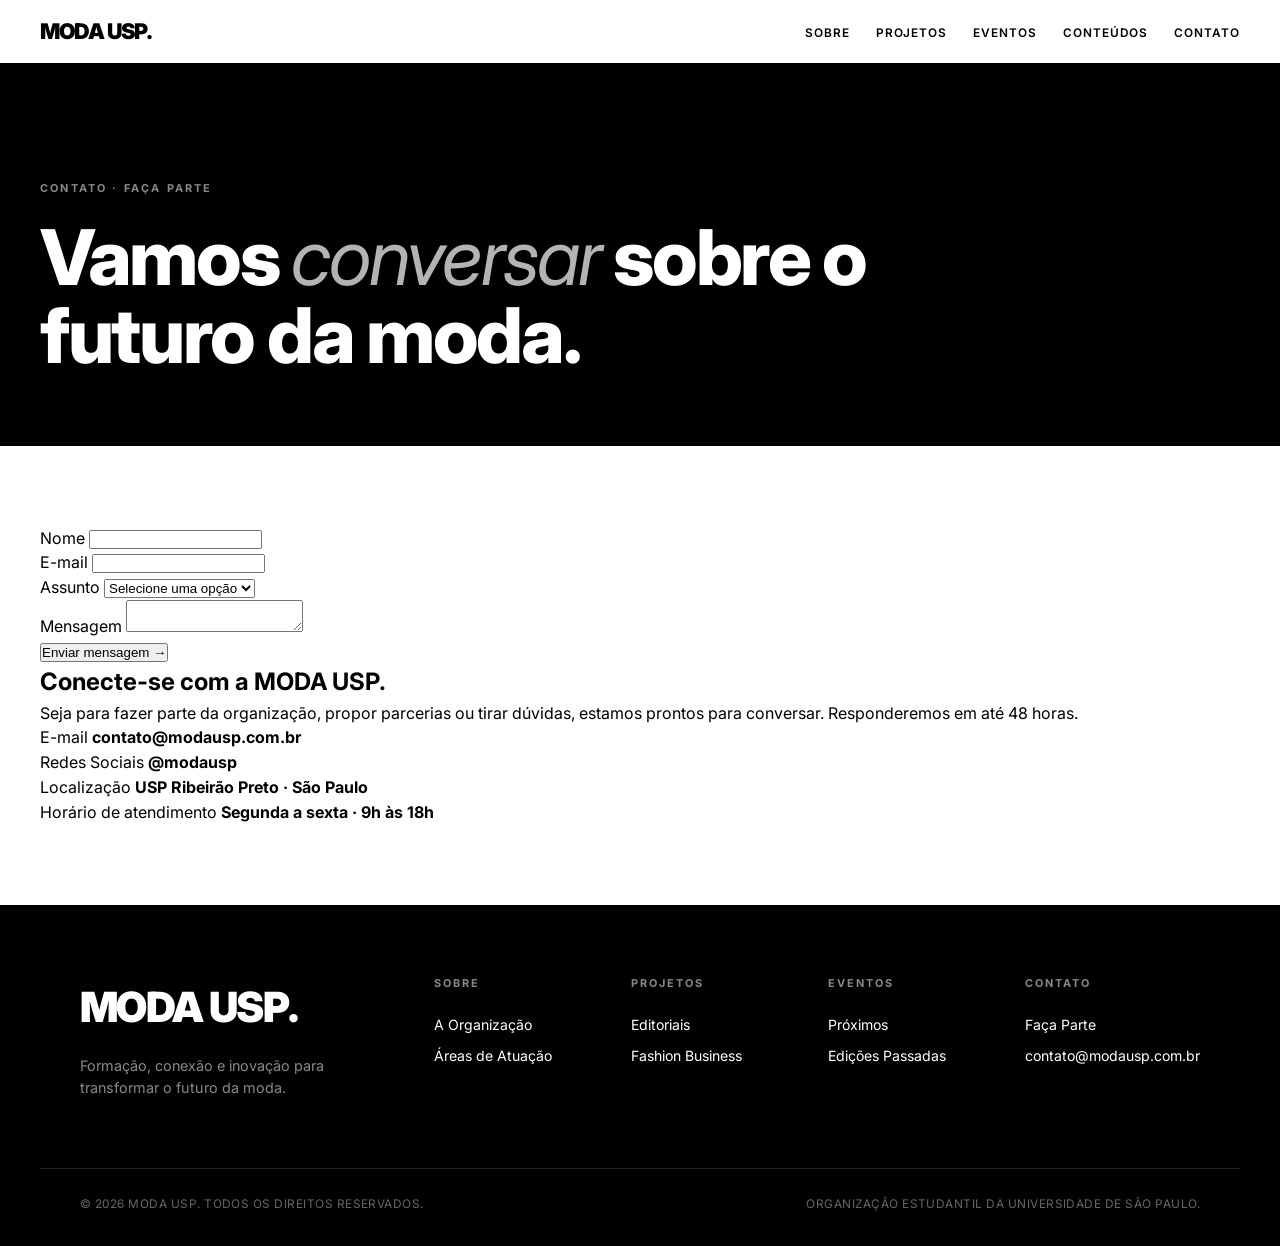
<file: contato.html.html>
<!DOCTYPE html>
<html lang="pt-BR">
<head>
    <meta charset="UTF-8">
    <meta name="viewport" content="width=device-width, initial-scale=1.0">
    <title>Contato | MODA USP</title>
    <meta name="description" content="Entre em contato com a MODA USP. Faça parte da organização estudantil de fashion business da USP.">
    <link rel="icon" type="image/png" href="favicon.png">
    <link rel="preconnect" href="https://fonts.googleapis.com">
    <link rel="preconnect" href="https://fonts.gstatic.com" crossorigin>
    <link href="https://fonts.googleapis.com/css2?family=Inter:wght@300;400;500;600&family=Playfair+Display:ital,wght@0,400;0,700;0,900;1,400&display=swap" rel="stylesheet">
    <link rel="stylesheet" href="style.css">
</head>
<body>

<header>
    <a href="index.html" class="logo">MODA USP.</a>
    <nav>
        <ul>
            <li><a href="sobre.html">Sobre</a></li>
            <li><a href="projetos.html">Projetos</a></li>
            <li><a href="eventos.html">Eventos</a></li>
            <li><a href="conteudos.html">Conteúdos</a></li>
            <li><a href="contato.html">Contato</a></li>
        </ul>
    </nav>
    <button class="menu-toggle" aria-label="Menu">
        <span></span><span></span><span></span>
    </button>
</header>

<div class="mobile-menu">
    <a href="index.html">Início</a>
    <a href="sobre.html">Sobre</a>
    <a href="projetos.html">Projetos</a>
    <a href="eventos.html">Eventos</a>
    <a href="conteudos.html">Conteúdos</a>
    <a href="contato.html">Contato</a>
</div>

<!-- HERO INTERNO -->
<section class="page-hero">
    <div class="container">
        <div class="label">Contato · Faça Parte</div>
        <h1>Vamos <em>conversar</em> sobre o futuro da moda.</h1>
    </div>
</section>

<!-- FORMULÁRIO -->
<section>
    <div class="container">
        <div class="contato-grid">
            <form action="https://formspree.io/f/SEU_CODIGO" method="POST">
                <div class="form-group">
                    <label for="nome">Nome</label>
                    <input type="text" id="nome" name="nome" required>
                </div>
                <div class="form-group">
                    <label for="email">E-mail</label>
                    <input type="email" id="email" name="email" required>
                </div>
                <div class="form-group">
                    <label for="assunto">Assunto</label>
                    <select id="assunto" name="assunto" required>
                        <option value="">Selecione uma opção</option>
                        <option value="faca-parte">Quero fazer parte</option>
                        <option value="parceria">Parceria</option>
                        <option value="imprensa">Imprensa</option>
                        <option value="outro">Outro</option>
                    </select>
                </div>
                <div class="form-group">
                    <label for="mensagem">Mensagem</label>
                    <textarea id="mensagem" name="mensagem" required></textarea>
                </div>
                <button type="submit" class="btn-submit">Enviar mensagem →</button>
            </form>
            
            <div class="info-side">
                <h2>Conecte-se com a MODA USP.</h2>
                <p>Seja para fazer parte da organização, propor parcerias ou tirar dúvidas, estamos prontos para conversar. Responderemos em até 48 horas.</p>
                
                <div class="info-block">
                    <span>E-mail</span>
                    <strong><a href="mailto:contato@modausp.com.br">contato@modausp.com.br</a></strong>
                </div>
                <div class="info-block">
                    <span>Redes Sociais</span>
                    <strong><a href="https://instagram.com/modausp" target="_blank">@modausp</a></strong>
                </div>
                <div class="info-block">
                    <span>Localização</span>
                    <strong>USP Ribeirão Preto · São Paulo</strong>
                </div>
                <div class="info-block">
                    <span>Horário de atendimento</span>
                    <strong>Segunda a sexta · 9h às 18h</strong>
                </div>
            </div>
        </div>
    </div>
</section>

<!-- FOOTER -->
<footer>
    <div class="container">
        <div class="footer-grid">
            <div class="footer-brand">
                <h3>MODA USP.</h3>
                <p>Formação, conexão e inovação para transformar o futuro da moda.</p>
            </div>
            <div class="footer-col">
                <h4><a href="sobre.html">Sobre</a></h4>
                <ul>
                    <li><a href="sobre.html">A Organização</a></li>
                    <li><a href="sobre.html#areas">Áreas de Atuação</a></li>
                </ul>
            </div>
            <div class="footer-col">
                <h4><a href="projetos.html">Projetos</a></h4>
                <ul>
                    <li><a href="projetos.html">Editoriais</a></li>
                    <li><a href="projetos.html">Fashion Business</a></li>
                </ul>
            </div>
            <div class="footer-col">
                <h4><a href="eventos.html">Eventos</a></h4>
                <ul>
                    <li><a href="eventos.html">Próximos</a></li>
                    <li><a href="eventos.html">Edições Passadas</a></li>
                </ul>
            </div>
            <div class="footer-col">
                <h4><a href="contato.html">Contato</a></h4>
                <ul>
                    <li><a href="contato.html">Faça Parte</a></li>
                    <li><a href="mailto:contato@modausp.com.br">contato@modausp.com.br</a></li>
                </ul>
            </div>
        </div>
        <div class="footer-bottom">
            <span>© 2026 MODA USP. Todos os direitos reservados.</span>
            <span>Organização estudantil da Universidade de São Paulo.</span>
        </div>
    </div>
</footer>

<script src="script.js"></script>
</body>
</html>
</file>
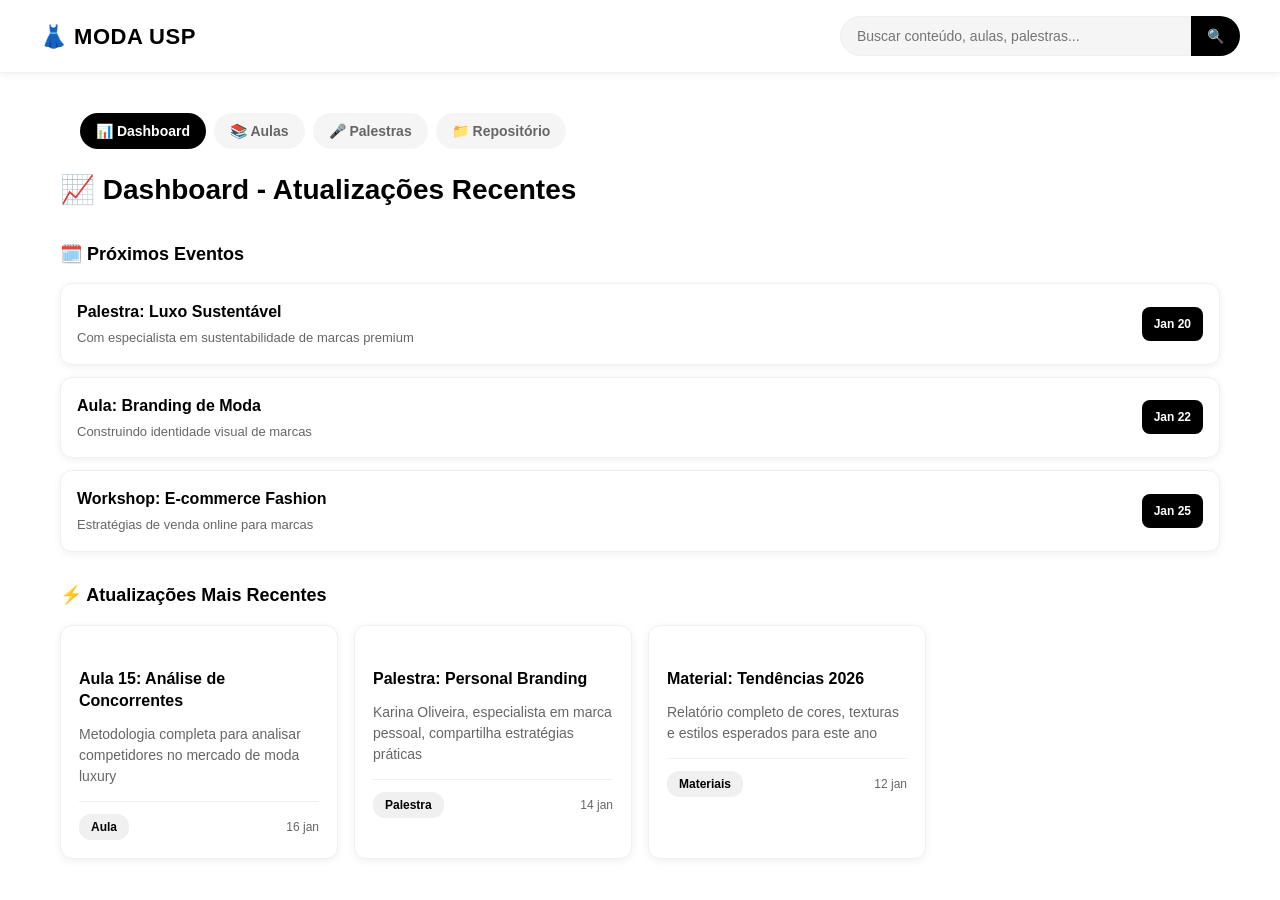
<file: MODA USP Portal.html>
<!DOCTYPE html>
<html lang="pt-BR">
<head>
    <meta charset="UTF-8">
    <meta name="viewport" content="width=device-width, initial-scale=1.0">
    <title>MODA USP - Portal de Conteúdo</title>
    <style>
        :root {
            --color-primary: #000000;
            --color-bg: #ffffff;
            --color-surface: #ffffff;
            --color-text: #000000;
            --color-text-light: #666666;
            --color-border: #f0f0f0;
            --shadow: 0 2px 8px rgba(0,0,0,0.06);
            --shadow-hover: 0 4px 16px rgba(0,0,0,0.1);
        }

        @import url('https://fonts.googleapis.com/css2?family=Anton&display=swap');

        * {
            margin: 0;
            padding: 0;
            box-sizing: border-box;
        }

        body {
            font-family: -apple-system, BlinkMacSystemFont, 'Segoe UI', 'Roboto', sans-serif;
            background-color: var(--color-bg);
            color: var(--color-text);
            line-height: 1.5;
        }

        /* Header */
        header {
            background: #ffffff;
            border-bottom: 1px solid var(--color-border);
            padding: 16px 20px;
            position: sticky;
            top: 0;
            z-index: 100;
            box-shadow: var(--shadow);
        }

        .header-container {
            max-width: 1200px;
            margin: 0 auto;
            display: flex;
            justify-content: space-between;
            align-items: center;
            gap: 20px;
        }

        .logo {
            font-size: 22px;
            font-weight: bold;
            letter-spacing: 0.5px;
            white-space: nowrap;
        }

        .search-bar {
            flex: 1;
            max-width: 400px;
            display: flex;
            height: 40px;
        }

        .search-bar input {
            flex: 1;
            padding: 10px 16px;
            border: 1px solid var(--color-border);
            border-radius: 20px 0 0 20px;
            background-color: #f5f5f5;
            font-size: 14px;
        }

        .search-bar input:focus {
            outline: none;
            background-color: #efefef;
        }

        .search-bar button {
            padding: 10px 16px;
            background-color: #000000;
            border: none;
            cursor: pointer;
            border-radius: 0 20px 20px 0;
            font-weight: bold;
            color: #ffffff;
            font-size: 14px;
        }

        .search-bar button:hover {
            background-color: #1a1a1a;
        }

        /* Navigation Tabs */
        .nav-tabs {
            display: flex;
            gap: 8px;
            justify-content: flex-start;
            margin: 20px auto;
            max-width: 1200px;
            padding: 0 20px;
            flex-wrap: wrap;
        }

        .nav-button {
            padding: 10px 16px;
            background-color: #f5f5f5;
            border: none;
            border-radius: 20px;
            cursor: pointer;
            font-size: 14px;
            font-weight: 600;
            transition: all 0.2s ease;
            color: var(--color-text-light);
        }

        .nav-button:hover {
            background-color: #efefef;
        }

        .nav-button.active {
            background-color: #000000;
            color: white;
        }

        /* Main Container */
        .container {
            max-width: 1200px;
            margin: 0 auto;
            padding: 20px;
        }

        /* Sections */
        .section {
            display: none;
        }

        .section.active {
            display: block;
        }

        .section h2 {
            font-size: 28px;
            font-family: 'Anton', sans-serif;
            margin-bottom: 24px;
            color: var(--color-text);
            font-weight: bold;
        }

        .section h3 {
            font-size: 18px;
            font-family: 'Anton', sans-serif;
            margin-top: 24px;
            margin-bottom: 16px;
            color: var(--color-text);
        }

        /* Cards */
        .card-grid {
            display: grid;
            grid-template-columns: repeat(auto-fill, minmax(260px, 1fr));
            gap: 16px;
            margin: 16px 0;
        }

        .card {
            background-color: var(--color-surface);
            border-radius: 12px;
            padding: 18px;
            box-shadow: var(--shadow);
            transition: transform 0.2s ease, box-shadow 0.2s ease;
            border: 1px solid var(--color-border);
            cursor: pointer;
        }

        .card:hover {
            transform: translateY(-3px);
            box-shadow: var(--shadow-hover);
        }

        .card h3 {
            color: #000000;
            margin-bottom: 12px;
            font-size: 16px;
            font-family: 'Anton', sans-serif;
            line-height: 1.4;
        }

        .card p {
            color: var(--color-text-light);
            font-size: 14px;
            margin-bottom: 12px;
            line-height: 1.5;
        }

        .card-meta {
            display: flex;
            justify-content: space-between;
            align-items: center;
            font-size: 12px;
            color: var(--color-text-light);
            margin-top: 14px;
            padding-top: 12px;
            border-top: 1px solid var(--color-border);
        }

        .badge {
            display: inline-block;
            padding: 4px 12px;
            border-radius: 12px;
            font-size: 12px;
            font-weight: 600;
            background-color: #f0f0f0;
            color: #000000;
        }

        .btn {
            display: inline-block;
            padding: 10px 18px;
            background-color: #000000;
            color: white;
            text-decoration: none;
            border-radius: 12px;
            cursor: pointer;
            font-weight: 600;
            transition: background-color 0.2s ease;
            border: none;
            font-size: 14px;
        }

        .btn:hover {
            background-color: #1a1a1a;
        }

        .btn-secondary {
            background-color: #f5f5f5;
            color: #000000;
            border: none;
        }

        .btn-secondary:hover {
            background-color: #efefef;
        }

        /* Filter */
        .filter-container {
            display: flex;
            gap: 8px;
            margin-bottom: 16px;
            flex-wrap: wrap;
        }

        .filter-btn {
            padding: 8px 14px;
            border: 1px solid var(--color-border);
            background-color: white;
            border-radius: 12px;
            cursor: pointer;
            font-size: 13px;
            transition: all 0.2s ease;
            font-weight: 500;
        }

        .filter-btn:hover {
            background-color: #f5f5f5;
        }

        .filter-btn.active {
            background-color: #000000;
            color: white;
            border-color: #000000;
        }

        /* Upcoming Events */
        .event-item {
            background-color: var(--color-surface);
            border: 1px solid var(--color-border);
            padding: 16px;
            margin-bottom: 12px;
            border-radius: 12px;
            display: flex;
            justify-content: space-between;
            align-items: center;
            box-shadow: var(--shadow);
            transition: box-shadow 0.2s ease;
        }

        .event-item:hover {
            box-shadow: var(--shadow-hover);
        }

        .event-info h4 {
            color: #000000;
            margin-bottom: 4px;
            font-family: 'Anton', sans-serif;
            font-size: 16px;
        }

        .event-info p {
            color: var(--color-text-light);
            font-size: 13px;
        }

        .event-date {
            background-color: #000000;
            color: white;
            padding: 8px 12px;
            border-radius: 8px;
            font-weight: 600;
            font-size: 12px;
            white-space: nowrap;
        }

        /* Repository Structure */
        .repo-category {
            background-color: var(--color-surface);
            border-radius: 12px;
            padding: 20px;
            margin-bottom: 16px;
            border: 1px solid var(--color-border);
            box-shadow: var(--shadow);
        }

        .repo-category h3 {
            color: #000000;
            margin-bottom: 16px;
            display: flex;
            align-items: center;
            gap: 8px;
            font-size: 16px;
            font-family: 'Anton', sans-serif;
            margin-top: 0;
        }

        .repo-item {
            display: flex;
            justify-content: space-between;
            align-items: center;
            padding: 14px;
            background-color: #f9f9f9;
            margin-bottom: 8px;
            border-radius: 8px;
            border: 1px solid var(--color-border);
            transition: background-color 0.2s ease;
        }

        .repo-item:hover {
            background-color: #f0f0f0;
        }

        .repo-item-info {
            flex: 1;
        }

        .repo-item-info p {
            margin: 0;
            font-size: 14px;
        }

        .repo-item-name {
            color: var(--color-text);
            font-weight: 600;
            margin-bottom: 2px;
        }

        .repo-item-date {
            color: var(--color-text-light);
            font-size: 12px;
        }

        .repo-item-size {
            color: var(--color-text-light);
            font-size: 12px;
            margin-right: 16px;
        }

        /* Responsive */
        @media (max-width: 768px) {
            .header-container {
                flex-direction: column;
                gap: 12px;
            }

            .search-bar {
                max-width: 100%;
                margin: 0;
            }

            .card-grid {
                grid-template-columns: 1fr;
                gap: 12px;
            }

            .nav-tabs {
                gap: 6px;
                padding: 0 12px;
            }

            .nav-button {
                padding: 8px 14px;
                font-size: 13px;
            }

            .event-item {
                flex-direction: column;
                align-items: flex-start;
                gap: 10px;
            }

            .event-date {
                align-self: flex-start;
            }

            .section h2 {
                font-size: 24px;
            }

            .container {
                padding: 12px;
            }
        }
    </style>
</head>
<body>
    <!-- Header -->
    <header>
        <div class="header-container">
            <div class="logo">👗 MODA USP</div>
            <div class="search-bar">
                <input type="text" id="searchInput" placeholder="Buscar conteúdo, aulas, palestras...">
                <button onclick="performSearch()">🔍</button>
            </div>
        </div>
    </header>

    <!-- Navigation -->
    <div class="container">
        <div class="nav-tabs">
            <button class="nav-button active" onclick="switchTab('dashboard')">📊 Dashboard</button>
            <button class="nav-button" onclick="switchTab('classes')">📚 Aulas</button>
            <button class="nav-button" onclick="switchTab('lectures')">🎤 Palestras</button>
            <button class="nav-button" onclick="switchTab('repository')">📁 Repositório</button>
        </div>

        <!-- DASHBOARD Section -->
        <section id="dashboard" class="section active">
            <h2 style="color: var(--color-primary); margin-bottom: 30px;">📈 Dashboard - Atualizações Recentes</h2>

            <h3 style="color: var(--color-primary); margin-top: 30px; margin-bottom: 15px;">🗓️ Próximos Eventos</h3>
            <div id="upcomingEvents">
                <div class="event-item">
                    <div class="event-info">
                        <h4>Palestra: Luxo Sustentável</h4>
                        <p>Com especialista em sustentabilidade de marcas premium</p>
                    </div>
                    <div class="event-date">Jan 20</div>
                </div>
                <div class="event-item">
                    <div class="event-info">
                        <h4>Aula: Branding de Moda</h4>
                        <p>Construindo identidade visual de marcas</p>
                    </div>
                    <div class="event-date">Jan 22</div>
                </div>
                <div class="event-item">
                    <div class="event-info">
                        <h4>Workshop: E-commerce Fashion</h4>
                        <p>Estratégias de venda online para marcas</p>
                    </div>
                    <div class="event-date">Jan 25</div>
                </div>
            </div>

            <h3 style="color: var(--color-primary); margin-top: 30px; margin-bottom: 15px;">⚡ Atualizações Mais Recentes</h3>
            <div class="card-grid">
                <div class="card">
                    <h3>Aula 15: Análise de Concorrentes</h3>
                    <p>Metodologia completa para analisar competidores no mercado de moda luxury</p>
                    <div class="card-meta">
                        <span class="badge">Aula</span>
                        <span>16 jan</span>
                    </div>
                </div>
                <div class="card">
                    <h3>Palestra: Personal Branding</h3>
                    <p>Karina Oliveira, especialista em marca pessoal, compartilha estratégias práticas</p>
                    <div class="card-meta">
                        <span class="badge">Palestra</span>
                        <span>14 jan</span>
                    </div>
                </div>
                <div class="card">
                    <h3>Material: Tendências 2026</h3>
                    <p>Relatório completo de cores, texturas e estilos esperados para este ano</p>
                    <div class="card-meta">
                        <span class="badge">Materiais</span>
                        <span>12 jan</span>
                    </div>
                </div>
            </div>
        </section>

        <!-- CLASSES Section -->
        <section id="classes" class="section">
            <h2 style="color: var(--color-primary); margin-bottom: 20px;">📚 Aulas</h2>
            <div class="filter-container">
                <button class="filter-btn active" onclick="filterContent('aulas', 'all')">Todas</button>
                <button class="filter-btn" onclick="filterContent('aulas', 'modulo1')">Módulo 1</button>
                <button class="filter-btn" onclick="filterContent('aulas', 'modulo2')">Módulo 2</button>
                <button class="filter-btn" onclick="filterContent('aulas', 'modulo3')">Módulo 3</button>
            </div>

            <div class="card-grid">
                <div class="card" data-category="aulas">
                    <h3>Aula 1: Introdução ao Fashion Business</h3>
                    <p>Conceitos fundamentais do negócio de moda, mercado global e oportunidades</p>
                    <div class="card-meta">
                        <span class="badge">Módulo 1</span>
                        <span>Video + PDF</span>
                    </div>
                    <button class="btn" style="margin-top: 10px;">Acessar</button>
                </div>
                <div class="card" data-category="aulas">
                    <h3>Aula 5: Gestão de Marca de Luxo</h3>
                    <p>Estratégias exclusivas para posicionar e gerir marcas premium no mercado</p>
                    <div class="card-meta">
                        <span class="badge">Módulo 2</span>
                        <span>Video + Slides</span>
                    </div>
                    <button class="btn" style="margin-top: 10px;">Acessar</button>
                </div>
                <div class="card" data-category="aulas">
                    <h3>Aula 10: Análise Financeira de Coleções</h3>
                    <p>Como analisar viabilidade financeira e ROI de coleções de moda</p>
                    <div class="card-meta">
                        <span class="badge">Módulo 2</span>
                        <span>Video + Excel</span>
                    </div>
                    <button class="btn" style="margin-top: 10px;">Acessar</button>
                </div>
                <div class="card" data-category="aulas">
                    <h3>Aula 15: Tendências de Mercado</h3>
                    <p>Análise de tendências globais e como antecipar demanda do consumidor</p>
                    <div class="card-meta">
                        <span class="badge">Módulo 3</span>
                        <span>Video + Relatório</span>
                    </div>
                    <button class="btn" style="margin-top: 10px;">Acessar</button>
                </div>
            </div>
        </section>

        <!-- LECTURES Section -->
        <section id="lectures" class="section">
            <h2 style="color: var(--color-primary); margin-bottom: 20px;">🎤 Palestras</h2>
            <div class="filter-container">
                <button class="filter-btn active" onclick="filterContent('palestras', 'all')">Todas</button>
                <button class="filter-btn" onclick="filterContent('palestras', 'expert')">Especialistas</button>
                <button class="filter-btn" onclick="filterContent('palestras', 'alumni')">Alumni</button>
                <button class="filter-btn" onclick="filterContent('palestras', 'industry')">Indústria</button>
            </div>

            <div class="card-grid">
                <div class="card" data-category="palestras">
                    <h3>Chanel na Atualidade</h3>
                    <p>Marina Rossi, especialista em luxury brands, discute evolução da Chanel</p>
                    <div class="card-meta">
                        <span class="badge">Especialista</span>
                        <span>Dez 2025</span>
                    </div>
                    <button class="btn" style="margin-top: 10px;">Assistir</button>
                </div>
                <div class="card" data-category="palestras">
                    <h3>Jornada Empreendedora em Moda</h3>
                    <p>Rafael Mendes, founder de marca de moda sustentável, conta sua história</p>
                    <div class="card-meta">
                        <span class="badge">Alumni</span>
                        <span>Nov 2025</span>
                    </div>
                    <button class="btn" style="margin-top: 10px;">Assistir</button>
                </div>
                <div class="card" data-category="palestras">
                    <h3>Varejo de Moda Pós-Pandemia</h3>
                    <p>Diretora executiva de grande varejista discute nova realidade do varejo</p>
                    <div class="card-meta">
                        <span class="badge">Indústria</span>
                        <span>Out 2025</span>
                    </div>
                    <button class="btn" style="margin-top: 10px;">Assistir</button>
                </div>
                <div class="card" data-category="palestras">
                    <h3>Marketing Digital para Moda</h3>
                    <p>Estratégias de social media e influencer marketing no fashion business</p>
                    <div class="card-meta">
                        <span class="badge">Especialista</span>
                        <span>Set 2025</span>
                    </div>
                    <button class="btn" style="margin-top: 10px;">Assistir</button>
                </div>
            </div>
        </section>

        <!-- REPOSITORY Section -->
        <section id="repository" class="section">
            <h2 style="color: var(--color-primary); margin-bottom: 20px;">📁 Repositório de Conteúdos</h2>

            <div class="repo-category">
                <h3>📊 Apresentações e Slides</h3>
                <div class="repo-item">
                    <div class="repo-item-info">
                        <p class="repo-item-name">Análise de Coleções Luxury 2024</p>
                        <p class="repo-item-date">Atualizado: 10 jan 2026</p>
                    </div>
                    <span class="repo-item-size">8.3 MB</span>
                    <button class="btn btn-secondary">↓</button>
                </div>
                <div class="repo-item">
                    <div class="repo-item-info">
                        <p class="repo-item-name">Tendências Globais de Moda 2026</p>
                        <p class="repo-item-date">Atualizado: 5 jan 2026</p>
                    </div>
                    <span class="repo-item-size">12.1 MB</span>
                    <button class="btn btn-secondary">↓</button>
                </div>
            </div>

            <div class="repo-category">
                <h3>📄 Materiais em PDF</h3>
                <div class="repo-item">
                    <div class="repo-item-info">
                        <p class="repo-item-name">Guia Completo de Fashion Business</p>
                        <p class="repo-item-date">Atualizado: 1 jan 2026</p>
                    </div>
                    <span class="repo-item-size">4.2 MB</span>
                    <button class="btn btn-secondary">↓</button>
                </div>
                <div class="repo-item">
                    <div class="repo-item-info">
                        <p class="repo-item-name">Análise de Mercado Luxury 2025</p>
                        <p class="repo-item-date">Atualizado: 28 dez 2025</p>
                    </div>
                    <span class="repo-item-size">6.8 MB</span>
                    <button class="btn btn-secondary">↓</button>
                </div>
                <div class="repo-item">
                    <div class="repo-item-info">
                        <p class="repo-item-name">Estudo de Caso: Chanel vs Hermès</p>
                        <p class="repo-item-date">Atualizado: 20 dez 2025</p>
                    </div>
                    <span class="repo-item-size">3.5 MB</span>
                    <button class="btn btn-secondary">↓</button>
                </div>
            </div>

            <div class="repo-category">
                <h3>🎥 Vídeos e Gravações</h3>
                <div class="repo-item">
                    <div class="repo-item-info">
                        <p class="repo-item-name">Gravação Palestra: Personal Branding</p>
                        <p class="repo-item-date">Atualizado: 14 jan 2026</p>
                    </div>
                    <span class="repo-item-size">157 MB</span>
                    <button class="btn btn-secondary">▶</button>
                </div>
                <div class="repo-item">
                    <div class="repo-item-info">
                        <p class="repo-item-name">Aula 10: Análise Financeira</p>
                        <p class="repo-item-date">Atualizado: 8 jan 2026</p>
                    </div>
                    <span class="repo-item-size">243 MB</span>
                    <button class="btn btn-secondary">▶</button>
                </div>
                <div class="repo-item">
                    <div class="repo-item-info">
                        <p class="repo-item-name">Workshop: E-commerce Strategies</p>
                        <p class="repo-item-date">Atualizado: 2 jan 2026</p>
                    </div>
                    <span class="repo-item-size">189 MB</span>
                    <button class="btn btn-secondary">▶</button>
                </div>
            </div>

            <div class="repo-category">
                <h3>📋 Documentos e Recursos</h3>
                <div class="repo-item">
                    <div class="repo-item-info">
                        <p class="repo-item-name">Templates: Business Plan para Marca</p>
                        <p class="repo-item-date">Atualizado: 15 dez 2025</p>
                    </div>
                    <span class="repo-item-size">1.2 MB</span>
                    <button class="btn btn-secondary">↓</button>
                </div>
                <div class="repo-item">
                    <div class="repo-item-info">
                        <p class="repo-item-name">Lista de Referências Bibliográficas</p>
                        <p class="repo-item-date">Atualizado: 10 dez 2025</p>
                    </div>
                    <span class="repo-item-size">0.8 MB</span>
                    <button class="btn btn-secondary">↓</button>
                </div>
            </div>
        </section>
    </div>

    <script>
        // Tab switching
        function switchTab(tabName) {
            // Hide all sections
            const sections = document.querySelectorAll('.section');
            sections.forEach(section => section.classList.remove('active'));

            // Remove active class from all buttons
            const buttons = document.querySelectorAll('.nav-button');
            buttons.forEach(button => button.classList.remove('active'));

            // Show selected section
            document.getElementById(tabName).classList.add('active');

            // Add active class to clicked button
            event.target.classList.add('active');
        }

        // Filter content
        function filterContent(type, filter) {
            const buttons = event.target.parentElement.querySelectorAll('.filter-btn');
            buttons.forEach(btn => btn.classList.remove('active'));
            event.target.classList.add('active');

            if (filter === 'all') {
                const cards = document.querySelectorAll('.card[data-category="' + type + '"]');
                cards.forEach(card => card.style.display = 'block');
            } else {
                const cards = document.querySelectorAll('.card[data-category="' + type + '"]');
                cards.forEach(card => {
                    const badge = card.querySelector('.badge').textContent;
                    if (badge.includes(filter)) {
                        card.style.display = 'block';
                    } else {
                        card.style.display = 'none';
                    }
                });
            }
        }

        // Search functionality
        function performSearch() {
            const searchTerm = document.getElementById('searchInput').value.toLowerCase();
            
            if (!searchTerm) {
                alert('Digite algo para buscar!');
                return;
            }

            const cards = document.querySelectorAll('.card, .repo-item, .event-item');
            let foundCount = 0;

            cards.forEach(card => {
                const text = card.textContent.toLowerCase();
                if (text.includes(searchTerm)) {
                    card.style.display = 'block';
                    foundCount++;
                } else {
                    card.style.display = 'none';
                }
            });

            // Switch to appropriate tab based on search
            if (foundCount === 0) {
                alert('Nenhum resultado encontrado para: ' + searchTerm);
            } else {
                alert('Encontrados ' + foundCount + ' resultados!');
            }
        }

        // Enter key search
        document.getElementById('searchInput').addEventListener('keypress', function(event) {
            if (event.key === 'Enter') {
                performSearch();
            }
        });

        // Button interactions
        document.querySelectorAll('.btn').forEach(button => {
            button.addEventListener('click', function() {
                const cardTitle = this.closest('.card') ? this.closest('.card').querySelector('h3').textContent : 
                                 this.closest('.repo-item') ? this.closest('.repo-item').querySelector('.repo-item-name').textContent : 'Conteúdo';
                alert('Você acessou: ' + cardTitle);
            });
        });
    </script>
</body>
</html>
</file>
<file: style.css>
/* ==========================================
   MODA USP — STYLE.CSS
   ========================================== */
:root {
    --black: #000000;
    --white: #FFFFFF;
    --gray: #888888;
    --light-gray: #F5F5F5;
    --sans: 'Inter', -apple-system, Helvetica, Arial, sans-serif;
}

* { margin: 0; padding: 0; box-sizing: border-box; }
html { scroll-behavior: smooth; font-size: 16px; }

body {
    background: var(--white);
    color: var(--black);
    font-family: var(--sans);
    line-height: 1.55;
    -webkit-font-smoothing: antialiased;
    overflow-x: hidden;
}

a { color: inherit; text-decoration: none; transition: opacity 0.25s ease; }
a:hover { opacity: 0.6; }

img {
    width: 100%;
    height: 100%;
    object-fit: cover;
    display: block;
    filter: grayscale(100%) contrast(1.1);
}

.container {
    max-width: 1400px;
    margin: 0 auto;
    padding: 0 40px;
}

/* --- HEADER --- */
header {
    position: fixed;
    top: 0; left: 0; width: 100%;
    z-index: 999;
    background: #fff;
    border-bottom: 1px solid #000;
    display: flex;
    align-items: center;
    justify-content: space-between;
    padding: 0 40px;
    height: 64px;
}
.logo {
    font-weight: 900;
    font-size: 1.35rem;
    letter-spacing: -0.05em;
    text-transform: uppercase;
}
nav ul {
    display: flex;
    gap: 26px;
    list-style: none;
}
nav a {
    font-size: 0.74rem;
    font-weight: 600;
    text-transform: uppercase;
    letter-spacing: 0.08em;
}
.dz-club {
    border: 1px solid #000;
    padding: 7px 14px;
    font-size: 0.68rem;
    font-weight: 700;
    text-transform: uppercase;
    letter-spacing: 0.1em;
    transition: all 0.25s ease;
}
.dz-club:hover { background: #000; color: #fff; opacity: 1; }

/* --- MENU MOBILE --- */
.menu-toggle {
    display: none;
    background: none;
    border: none;
    cursor: pointer;
    width: 28px;
    height: 18px;
    position: relative;
    z-index: 1001;
}
.menu-toggle span {
    display: block;
    width: 100%;
    height: 2px;
    background: var(--black);
    position: absolute;
    left: 0;
    transition: all 0.3s ease;
}
.menu-toggle span:nth-child(1) { top: 0; }
.menu-toggle span:nth-child(2) { top: 50%; transform: translateY(-50%); }
.menu-toggle span:nth-child(3) { bottom: 0; }
.menu-toggle.active span:nth-child(1) { top: 50%; transform: translateY(-50%) rotate(45deg); }
.menu-toggle.active span:nth-child(2) { opacity: 0; }
.menu-toggle.active span:nth-child(3) { bottom: 50%; transform: translateY(50%) rotate(-45deg); }

.mobile-menu {
    position: fixed;
    top: 0; right: -100%;
    width: 100%; height: 100vh;
    background: var(--black);
    color: var(--white);
    display: flex;
    flex-direction: column;
    justify-content: center;
    align-items: center;
    gap: 36px;
    transition: right 0.5s cubic-bezier(0.16, 1, 0.3, 1);
    z-index: 1000;
}
.mobile-menu.active { right: 0; }
.mobile-menu a {
    font-size: 2rem;
    font-weight: 800;
    letter-spacing: -0.02em;
    text-transform: uppercase;
}

/* --- HERO INTERNO --- */
.page-hero {
    background: var(--black);
    color: var(--white);
    padding: 180px 0 70px;
}
.page-hero h1 {
    font-weight: 800;
    font-size: clamp(2.6rem, 6vw, 5rem);
    line-height: 1.02;
    letter-spacing: -0.03em;
    max-width: 900px;
}
.page-hero h1 em { font-style: italic; font-weight: 400; opacity: 0.7; }
.page-hero .label {
    font-size: 0.68rem;
    letter-spacing: 0.2em;
    text-transform: uppercase;
    color: var(--gray);
    margin-bottom: 22px;
    font-weight: 700;
}

/* --- SECTIONS --- */
section { padding: 80px 0; }

.section-title {
    font-weight: 800;
    font-size: clamp(2rem, 4vw, 3.2rem);
    letter-spacing: -0.03em;
    line-height: 1.05;
    max-width: 800px;
    text-transform: uppercase;
}

.section-label {
    font-size: 0.68rem;
    font-weight: 700;
    letter-spacing: 0.2em;
    text-transform: uppercase;
    color: var(--gray);
    margin-bottom: 18px;
}

.btn-minimal {
    display: inline-flex;
    align-items: center;
    gap: 8px;
    font-size: 0.75rem;
    font-weight: 700;
    letter-spacing: 0.12em;
    text-transform: uppercase;
    border-bottom: 1px solid currentColor;
    padding-bottom: 3px;
    transition: all 0.25s ease;
}
.btn-minimal:hover { opacity: 1; gap: 14px; }

/* --- GRIDS --- */
.sobre-grid {
    display: grid;
    grid-template-columns: 1fr 1fr;
    gap: 70px;
    align-items: center;
}
.sobre-text h2 {
    font-weight: 800;
    font-size: clamp(2rem, 3.5vw, 2.8rem);
    line-height: 1.08;
    margin-bottom: 32px;
    letter-spacing: -0.03em;
    text-transform: uppercase;
}
.sobre-text p {
    font-size: 1.05rem;
    line-height: 1.65;
    margin-bottom: 18px;
    color: #333;
}
.sobre-img { height: 560px; position: relative; }

.areas { background: var(--light-gray); }
.areas-intro {
    max-width: 700px;
    font-size: 1.1rem;
    line-height: 1.6;
    margin-bottom: 60px;
    color: #444;
}
.areas-grid {
    display: grid;
    grid-template-columns: repeat(auto-fit, minmax(260px, 1fr));
    gap: 0;
    border-top: 1px solid var(--black);
    border-left: 1px solid var(--black);
}
.area-card {
    padding: 44px 32px;
    border-right: 1px solid var(--black);
    border-bottom: 1px solid var(--black);
    background: var(--white);
    transition: background 0.3s ease, color 0.3s ease;
}
.area-card:hover { background: var(--black); color: var(--white); }
.area-num {
    font-weight: 900;
    font-size: 2.6rem;
    margin-bottom: 22px;
    line-height: 1;
    letter-spacing: -0.03em;
}
.area-title {
    font-size: 1.1rem;
    font-weight: 700;
    margin-bottom: 12px;
    text-transform: uppercase;
    letter-spacing: 0.02em;
}
.area-desc { font-size: 0.9rem; line-height: 1.5; opacity: 0.8; }

/* --- PROJETOS & CONTEÚDOS --- */
.projetos { background: var(--black); color: var(--white); }
.projetos .section-label,
.conteudos .section-label { color: var(--gray); }

.proj-grid, .cont-grid {
    display: grid;
    grid-template-columns: repeat(auto-fit, minmax(280px, 1fr));
    gap: 36px 28px;
    margin-top: 50px;
}
.proj-card, .cont-card { display: block; }
.proj-img, .cont-img {
    aspect-ratio: 4 / 3;
    margin-bottom: 16px;
    overflow: hidden;
    background: #222;
}
.proj-img img, .cont-img img { transition: transform 0.7s cubic-bezier(0.16, 1, 0.3, 1); }
.proj-card:hover .proj-img img,
.cont-card:hover .cont-img img { transform: scale(1.05); }

.proj-tag, .cont-tag {
    font-size: 0.62rem;
    letter-spacing: 0.18em;
    text-transform: uppercase;
    color: var(--gray);
    margin-bottom: 8px;
    font-weight: 700;
}
.proj-title, .cont-title {
    font-size: 1.1rem;
    font-weight: 600;
    line-height: 1.3;
    letter-spacing: -0.01em;
}
.proj-card:hover h3, .cont-card:hover h3 { text-decoration: underline; opacity: 1; }
.proj-desc { font-size: 0.9rem; color: #ccc; margin: 10px 0 18px; }
.cont-desc { font-size: 0.85rem; color: #aaa; margin-top: 8px; }

/* --- EVENTOS (mantida) --- */
.evento-grid {
    display: grid;
    grid-template-columns: 1fr 1.3fr;
    gap: 60px;
    align-items: center;
}
.evento-img { height: 480px; }
.evento-info h3 {
    font-weight: 800;
    font-size: clamp(2rem, 4vw, 3rem);
    line-height: 1.05;
    margin-bottom: 28px;
    letter-spacing: -0.03em;
    text-transform: uppercase;
}
.evento-meta {
    display: grid;
    grid-template-columns: repeat(3, 1fr);
    gap: 18px;
    margin-bottom: 40px;
    border-top: 1px solid #ddd;
    border-bottom: 1px solid #ddd;
    padding: 26px 0;
}
.meta-item span {
    display: block;
    font-size: 0.62rem;
    text-transform: uppercase;
    letter-spacing: 0.18em;
    color: var(--gray);
    margin-bottom: 8px;
    font-weight: 700;
}
.meta-item strong { font-size: 1rem; font-weight: 700; }

/* --- CTA --- */
.cta { background: #000; color: #fff; text-align: center; padding: 130px 40px; }
.cta h2 {
    font-weight: 800;
    font-size: clamp(2.2rem, 5vw, 3.8rem);
    line-height: 1.05;
    max-width: 880px;
    margin: 0 auto 26px;
    letter-spacing: -0.03em;
    text-transform: uppercase;
}
.cta p { font-size: 1.1rem; max-width: 560px; margin: 0 auto 40px; color: #aaa; }

/* --- FOOTER --- */
footer { background: #000; color: #fff; padding: 70px 0 32px; }
.footer-grid {
    display: grid;
    grid-template-columns: 2fr 1fr 1fr 1fr 1fr;
    gap: 40px;
    margin-bottom: 70px;
    max-width: 1400px;
    margin-left: auto;
    margin-right: auto;
    padding: 0 40px;
}
.footer-brand h3 {
    font-weight: 900;
    font-size: 2.6rem;
    letter-spacing: -0.04em;
    margin-bottom: 16px;
    text-transform: uppercase;
}
.footer-brand p { font-size: 0.9rem; color: #888; max-width: 300px; line-height: 1.5; }
.footer-social { margin-top: 20px; display: flex; gap: 16px; }
.footer-social a { font-size: 0.85rem; color: #888; transition: color 0.25s ease; }
.footer-social a:hover { color: #fff; opacity: 1; }

.footer-col h4 {
    font-size: 0.68rem;
    text-transform: uppercase;
    letter-spacing: 0.18em;
    margin-bottom: 22px;
    color: #888;
    font-weight: 700;
}
.footer-col h4 a { color: inherit; }
.footer-col h4 a:hover { color: #fff; opacity: 1; }
.footer-col ul { list-style: none; }
.footer-col li { margin-bottom: 10px; font-size: 0.88rem; }
.footer-col a:hover { opacity: 1; text-decoration: underline; }

.footer-bottom {
    border-top: 1px solid #222;
    padding-top: 26px;
    display: flex;
    justify-content: space-between;
    font-size: 0.74rem;
    color: #666;
    flex-wrap: wrap;
    gap: 16px;
    letter-spacing: 0.04em;
    text-transform: uppercase;
    max-width: 1400px;
    margin: 0 auto;
    padding: 26px 40px 0;
}

/* --- RESPONSIVE --- */
@media (max-width: 1024px) {
    nav ul { display: none; }
    .menu-toggle { display: block; }
    .sobre-grid, .evento-grid { grid-template-columns: 1fr; gap: 44px; }
    .footer-grid { grid-template-columns: 1fr 1fr 1fr; }
    .footer-brand { grid-column: 1 / -1; }
}
@media (max-width: 768px) {
    .container { padding: 0 20px; }
    header { padding: 0 20px; }
    section { padding: 56px 0; }
    .sobre-img, .proj-img, .evento-img, .cont-img { height: 320px; }
    .areas-grid { grid-template-columns: 1fr; border-left: none; }
    .area-card { border-right: none; }
    .evento-meta { grid-template-columns: 1fr; }
    .footer-grid { grid-template-columns: 1fr 1fr; padding: 0 20px; }
    .footer-bottom { flex-direction: column; text-align: center; padding: 26px 20px 0; }
    .cta { padding: 90px 20px; }
    .page-hero { padding: 140px 0 50px; }
}
</file>
